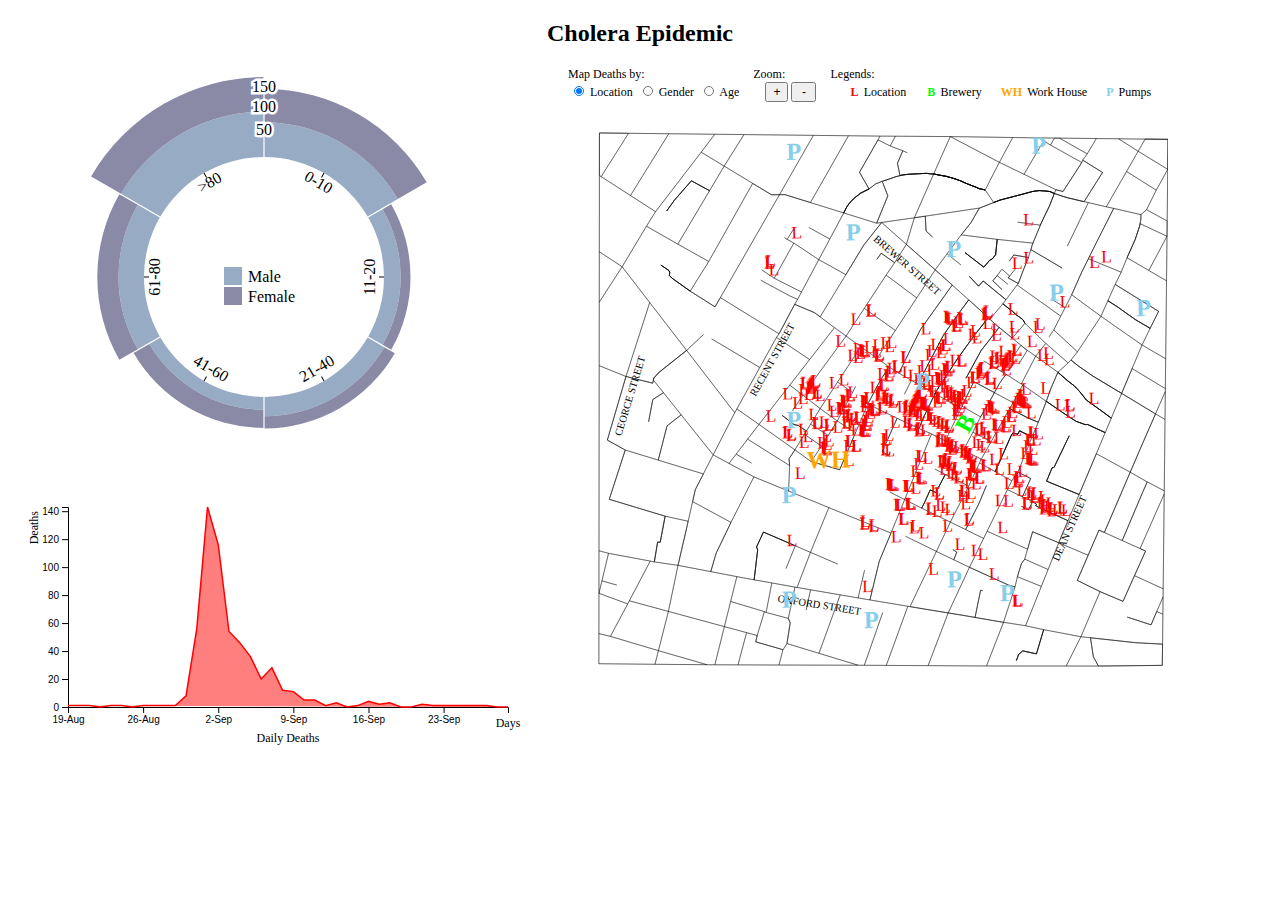
<file: cholera 25 10 22/index.html>
<!DOCTYPE html>
<html lang="en">

<head>
  <meta charset="utf-8">
  <title>Cholera Epidemic</title>
  <script src="./d3/d3.js"></script>
  <link rel="stylesheet" href="./css/style.css" />

</head>

<body>
  <h2 style="text-align: center; margin-bottom: 10px;">Cholera Epidemic</h2>
  <div style="display: flex; flex-direction: row;">

    <div style="flex-direction: column; margin-top: 20px;">
      <svg id="stackbars" style="margin-left: 10%;"></svg>
      <div style="text-align: center;">
        <p id="grp"></p>
        <p id="gen"></p>
      </div>
      <div id="timeline"></div>
    </div>

    <div style="flex-direction: column; width: 100%;">
      <div style="flex-direction: row; margin-Top: 10px; align-items:center; justify-content: center; font-size: 12px;">
        <div style="margin-top: 5px; justify-content: center; display: inline;">
          <div>
            <label for="deaths">Map Deaths by:</label>
            <label style="margin-left: 15%;">Zoom:</label>
            <label style="margin-left: 6%;">Legends:</label>
          </div>

          <span>
            <input type="radio" id="lct" class="fRadio" name="cat_distribution" value="location"
              onclick="handleRadioChange(this.value)" style="width: 10px; height:10px;" checked>
            <label for="lct">Location</label>
          </span>
          <span>
            <input type="radio" id="gen" class="fRadio" name="cat_distribution" onclick="handleRadioChange(this.value)"
              style="width: 10px; height:10px;" value="gender">
            <label for="gen">Gender</label>
          </span>
          <span>
            <input type="radio" id="ag" class="fRadio" name="cat_distribution" onclick="handleRadioChange(this.value)"
              style="width: 10px; height:10px;" value="age">
            <label for="ag">Age</label>
          </span>

          <span>
            <div style="display: inline; margin-left: 3%;">
              <button type="button" id="plus">+</button>
              <button type="button" id="minus" style="width: 25px;">-</button>
            </div>
          </span>

          <span id="locations">
            <div style="display: inline; margin-left: 4%;">
              <span style="margin-top: 10px; color: red; font-weight: bolder;">L</span>
              <span style="vertical-align: center;">Location</span>
            </div>
          </span>

          <span id="genders" style="display: none;">
            <div style="display: inline; margin-left: 4%;">
              <span style="margin-top: 10px; color: blue; font-weight: bolder;">M</span>
              <span style="vertical-align: center;">Male</span>
            </div>
            <div style="display: inline; margin-left: 3%;">
              <span style="margin-top: 10px; color: green; font-weight: bolder;">F</span>
              <span style="vertical-align: center;">Female</span>
            </div>
          </span>

          <span id="ages" style="display: none; margin-top: 5px;">
            <div style="display: inline; margin-left: 4%;">
              <span style="margin-top: 10px; color: red" ; font-weight: bolder;">0</span>
              <span style="vertical-align: center;">0-10</span>
            </div>
            <div style="display: inline; margin-left: 2%;">
              <span style="margin-top: 10px; color:pink; font-weight: bolder;">1</span>
              <span style="vertical-align: center;">11-20</span>
            </div>
            <div style="display: inline; margin-left: 2%;">
              <span style="margin-top: 10px; color: yellow; font-weight: bolder;">2</span>
              <span style="vertical-align: center;">21-40</span>
            </div>
            <div style="display: inline; margin-left: 2%;">
              <span style="margin-top: 10px; color: purple; font-weight: bolder;">3</span>
              <span style="vertical-align: center;">41-60</span>
            </div>
            <div style="display: inline; margin-left: 2%;">
              <span style="margin-top: 10px; color: brown; font-weight: bolder;">4</span>
              <span style="vertical-align: center;">61-80</span>
            </div>
            <div style="display: inline; margin-left: 2%;">
              <span style="margin-top: 10px; color: chocolate; font-weight: bolder;">5</span>
              <span style="vertical-align: center;">>80</span>
            </div>
          </span>

          <span id="streets" style="display: inline; margin-top: 5px;">
            <div style="display: inline; margin-left: 2%;">
              <span style="margin-top: 10px; color: rgb(0, 255, 4); font-weight: bolder;">B</span>
              <span style="vertical-align: center;">Brewery</span>
            </div>
            <div style="display: inline; margin-left: 2%;">
              <span style="margin-top: 10px; color: orange; font-weight: bolder;">WH</span>
              <span style="vertical-align: center;">Work House</span>
            </div>
            <div style="display: inline; margin-left: 2%;">
              <span style="margin-top: 10px; color: skyblue; font-weight: bolder;">P</span>
              <span style="vertical-align: center;">Pumps</span>
            </div>
          </span>
        </div>
      </div>
      <div id="map" style="margin-top:20px;"></div>
    </div>
  </div>

  <script src="./js/radial.js"></script>
  <script src="./js/mapPaths.js"></script>
  <script src="./js/lineGraph.js"></script>
  <script src="./js/radialBarChart.js"></script>
</body>
</file>
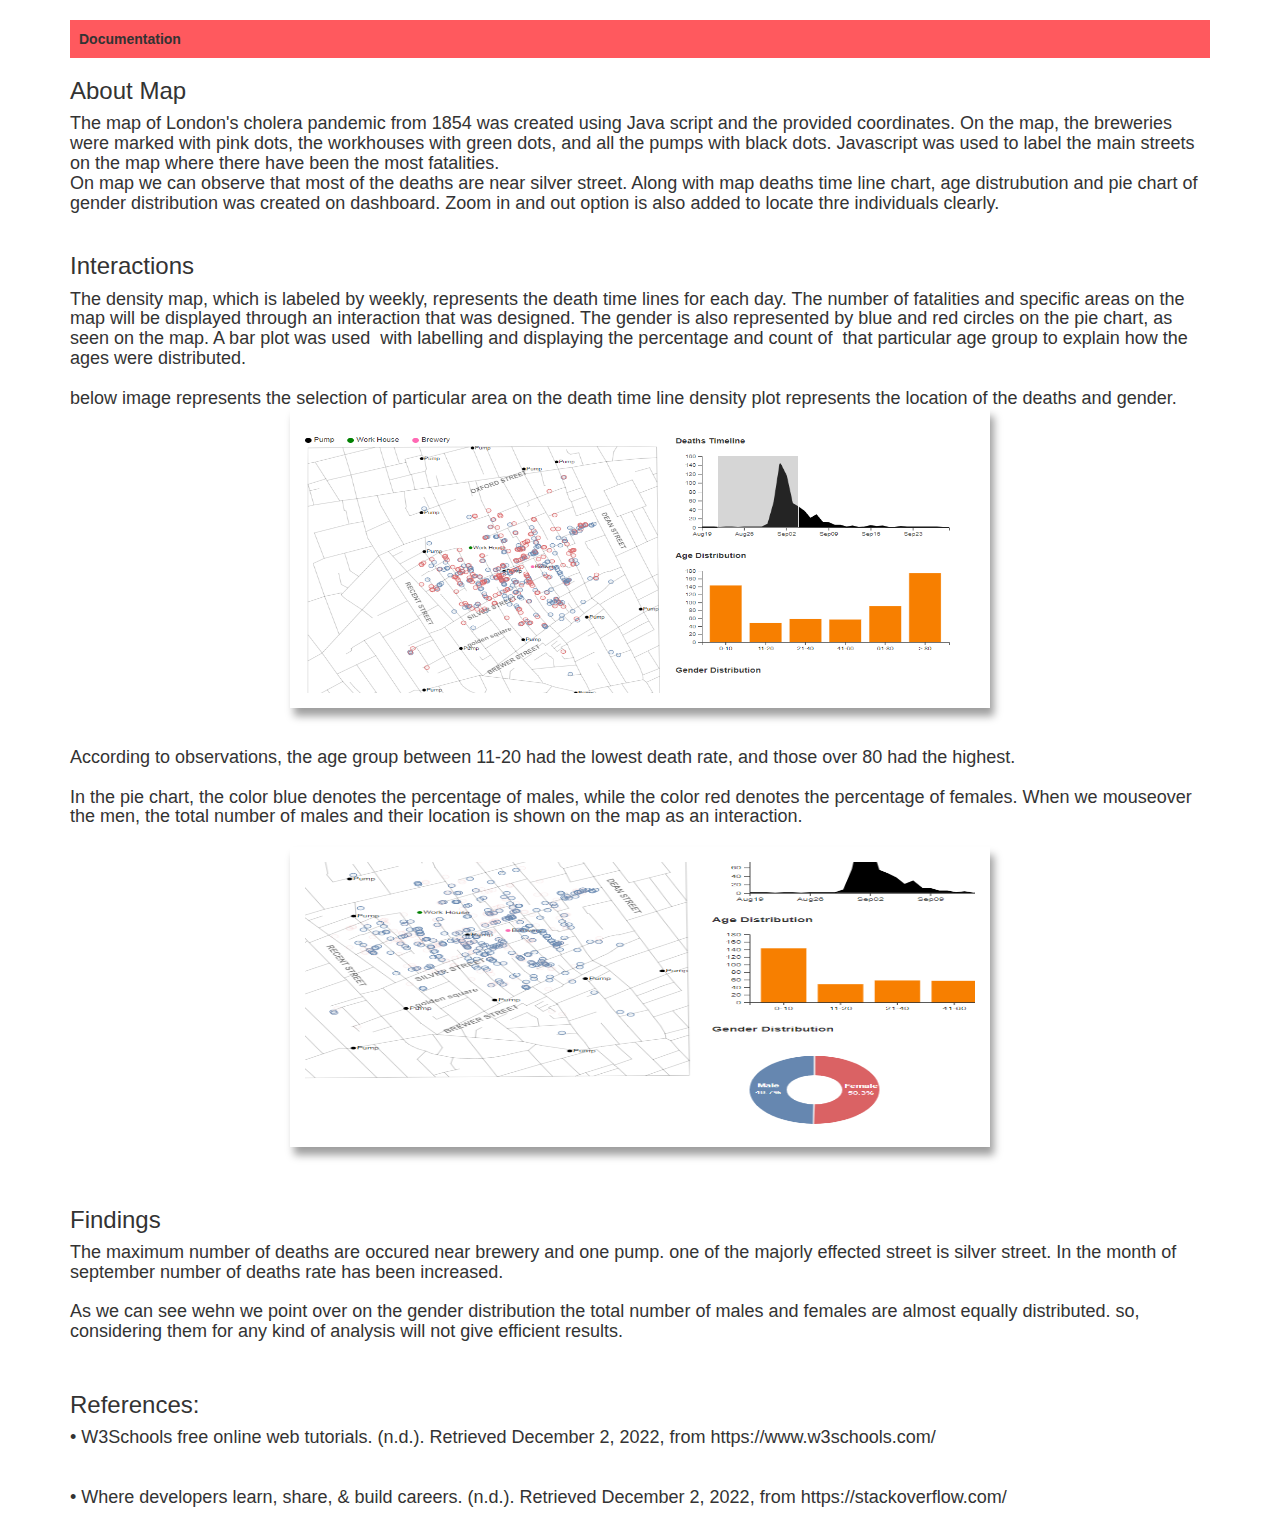
<file: Documentation.html>
﻿<!DOCTYPE html>

<html lang="en" xmlns="http://www.w3.org/1999/xhtml">
<head>
    <meta charset="utf-8" />
    <title>Documentation</title>
    <link rel="stylesheet" href="https://maxcdn.bootstrapcdn.com/bootstrap/3.4.1/css/bootstrap.min.css">
    <script src="https://ajax.googleapis.com/ajax/libs/jquery/3.6.1/jquery.min.js"></script>
    <script src="https://maxcdn.bootstrapcdn.com/bootstrap/3.4.1/js/bootstrap.min.js"></script>

    <script src="https://maxcdn.bootstrapcdn.com/bootstrap/3.4.1/js/bootstrap.min.js"></script>
    <style>
        ul {
            list-style-type: none;
            class: "container";
            font-weight: bold;
            margin: 0;
            padding: 9px;
            width: 100%;
            overflow: hidden;
            background-color: #ff595e;
            text-align ="center";
            list-style-position: inside;
            font: 80px;
        }
        img {
            width: 700px;
            height: 300px;
            padding: 15px;
            background-color: white;
            box-shadow: 4.0px 8.0px 8.0px hsl(0deg 0% 0% / 0.38);
           
        }

        img {
            margin: auto;
            display: block;
        }

    </style>
 
</head>
<body>
    <div class="container" </div>
    <br>
    <ul style="font-weight: bold;"
        font-size:30px>

        Documentation
    </ul>

    <h3>About Map</h3>

    <h4>
        The map of London's cholera pandemic from 1854 was created using Java script and the provided coordinates. On the map, the breweries were marked with pink dots, the workhouses with green dots, and all the pumps with black dots. Javascript was used to label the main streets on the map where there have been the most fatalities.

        <br />
        On map we can observe that most of the deaths are near silver street. Along with map deaths time line chart, age distrubution and pie chart of gender distribution was created on dashboard. Zoom in and out option is also added to locate thre individuals clearly. </br>
        <br />

    </h4>
 
        <h3>Interactions</h3>
        <h4>
            The density map, which is labeled by weekly, represents the death time lines for each day. The number of fatalities and specific areas on the map will be displayed through an interaction that was designed. The gender is also represented by blue and red circles on the pie chart, as seen on the map. A bar plot was used  with labelling and displaying the percentage and count of  that particular age group to explain how the ages were distributed. <br />

            <br />    below image represents the selection of particular area on the death time line density plot represents the location of the deaths and gender.



            <img src="Area selection.png" alt="Interaction"
                 width="900"
                 height="500"
                 align="middle" />
            <br />

            <br /> According to observations, the age group between 11-20 had the lowest death rate, and those over 80 had the highest.
            <br />
            <br />
            In the pie chart, the color blue denotes the percentage of males, while the color red denotes the percentage of females. When we mouseover the men, the total number of males and their location is shown on the map as an interaction.
            <br />
            <br />



            <img src="piechart_males.png" ,class="img-fluid" , alt="piechart representing males"
                 width="900"
                 height="500" />

            <br />
            <br />
            <h3>Findings</h3>
            <h4>
                The maximum  number of deaths are occured near brewery and one pump. one of the majorly effected street is silver street. In the month of september number of deaths rate has been increased. <br />
                <br />


               As we can see wehn we point over on the gender distribution the total number of males and females are almost equally distributed. so, considering them for any kind of analysis will not give efficient results.
            </h4>
        <br />
           
            <h3>References:</h3>
            <h4> &bull; W3Schools free online web tutorials. (n.d.). Retrieved December 2, 2022, from  https://www.w3schools.com/</h4><br />
          
            <h4> &bull; Where developers learn, share, & build careers. (n.d.). Retrieved December 2, 2022, from https://stackoverflow.com/</h4>
            <br />






        </h4>

        </div>

</body>
</html>
</file>
<file: cholera 25 10 22/css/style.css>
select {
    font-size: 12px;
}

button {
    font-size: 12px;
}

label {
    font-size: 12px;
}

input {
    font-size: 10px;
    height: 5px;
}

div.tooltip {
    position: absolute;
    text-align: center;
    width: 120px;
    height: 60px;
    padding: 2px;
    font: 12px sans-serif;
    background: #000;
    border: 0px;
    border-radius: 2px;
    pointer-events: none;
    color: white;
}

span {
    margin-left: 1px;
    margin-right: 1px;
}
</file>
